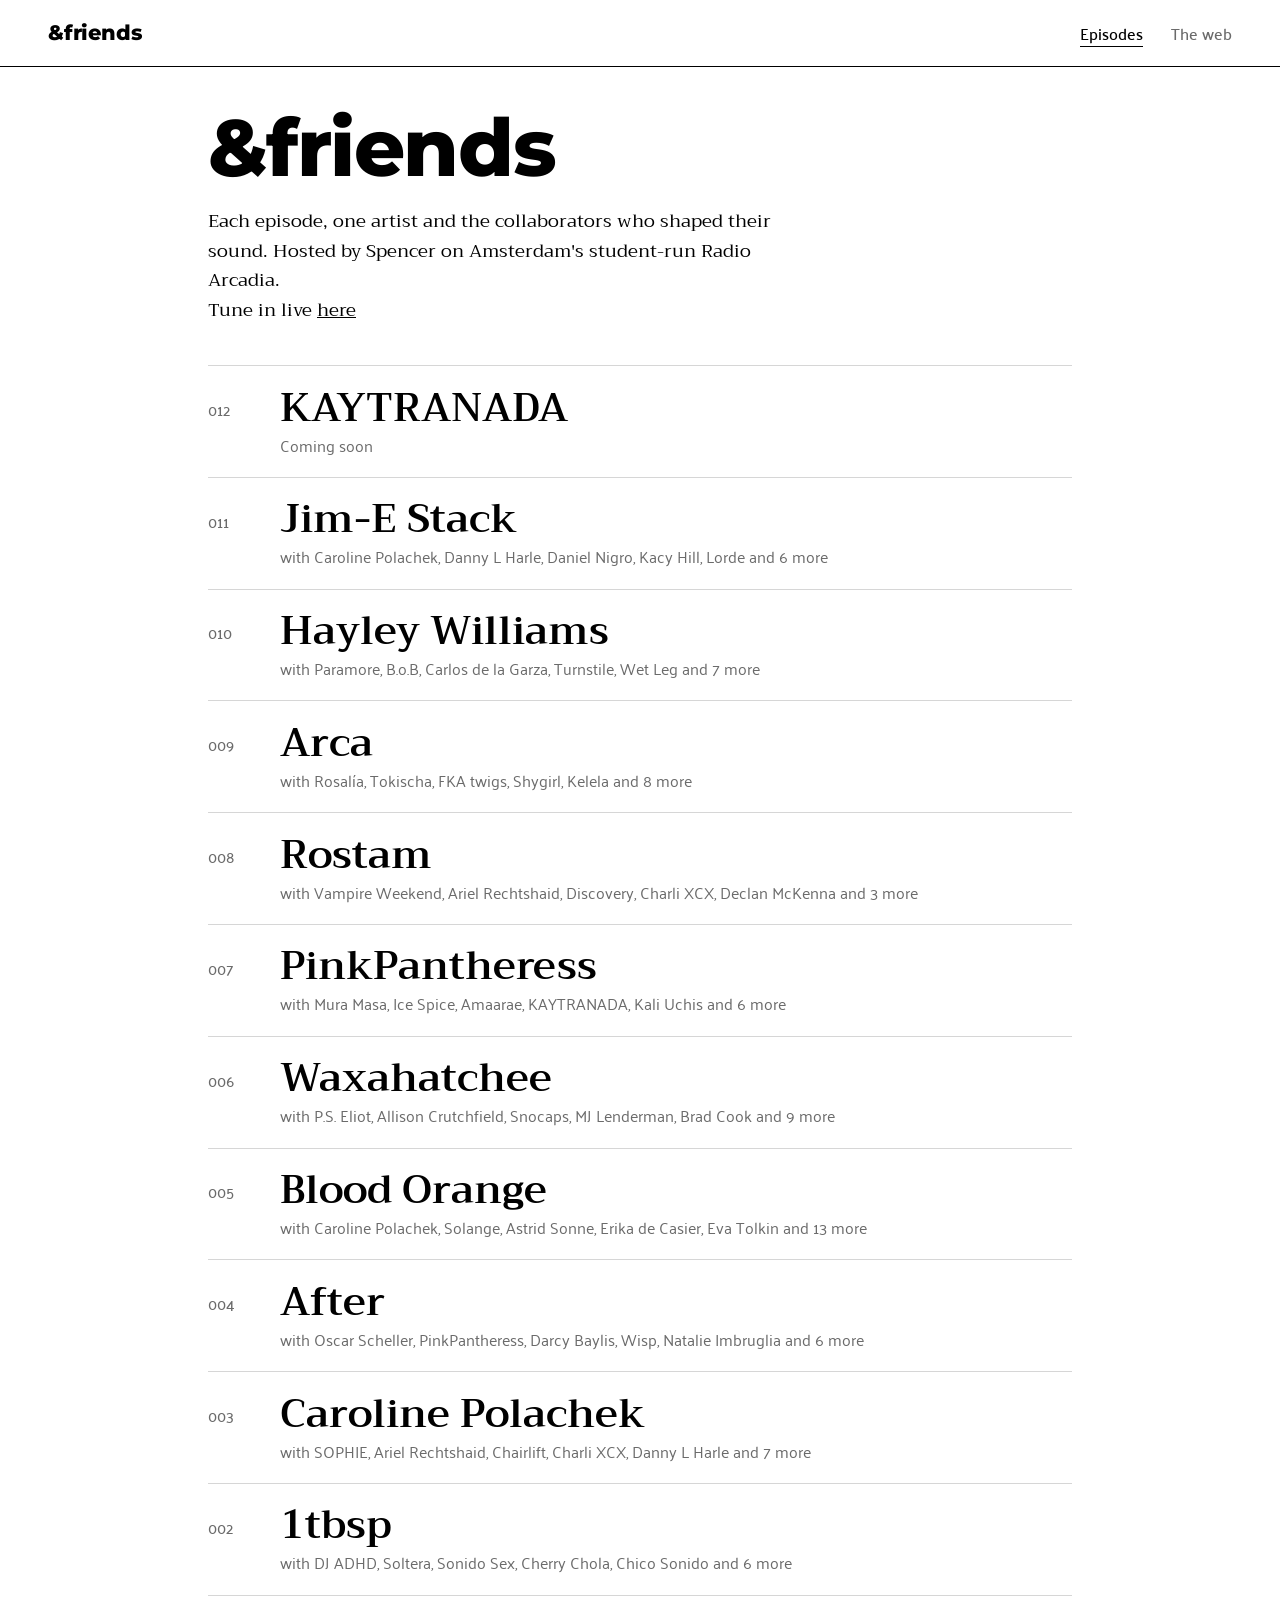
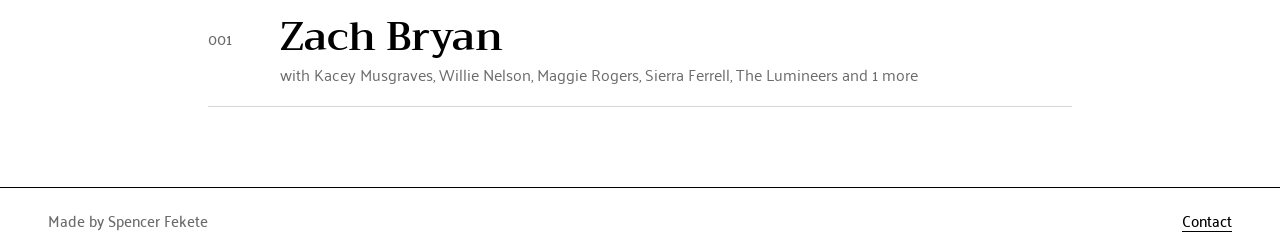
<file: index.html>
<!doctype html><html 
    lang="en"><head><meta charset="utf-8"><meta 
    name="viewport" content="width=device-width,initial-scale=1"><link rel="preconnect" href="https://fonts.googleapis.com"><link href="https://fonts.googleapis.com/css2?family=Montserrat:wght@800&family=Palanquin:wght@400;500;600&family=Trirong:ital,wght@0,400;0,600;1,400&display=swap" rel="stylesheet"><link rel="stylesheet" 
    href="style.css"><title>&amp;friends</title></head><body><header><a class="logo" href="index.html">&amp;friends</a><a class="nav" href="index.html" aria-current="page">Episodes</a><a class="nav" href="web.html">The web</a></header><main><h1>&amp;friends</h1><p 
    class="lede">Each episode, one artist and the collaborators who shaped their sound. Hosted by Spencer on Amsterdam's student-run Radio Arcadia. <br>Tune in live <a href="https://radioarcadia.org">here</a></p><ol id="list"></ol></main><script src="data.js"></script><script src="common.js"></script><script>
document.getElementById("list").innerHTML=[...EPISODES].reverse().map(e=>{const p=epPeople(e);
return `<li><a href="episode.html?id=${e.id}"><span class="num">${pad(e.id)}</span><span class="name">${e.artist}</span><span class="with">${p.length?"with "+p.slice(0,5).join(", ")+(p.length>5?" and "+(p.length-5)+" more":""):"Coming soon"}</span></a></li>`}).join("");
</script></body></html>
</file>
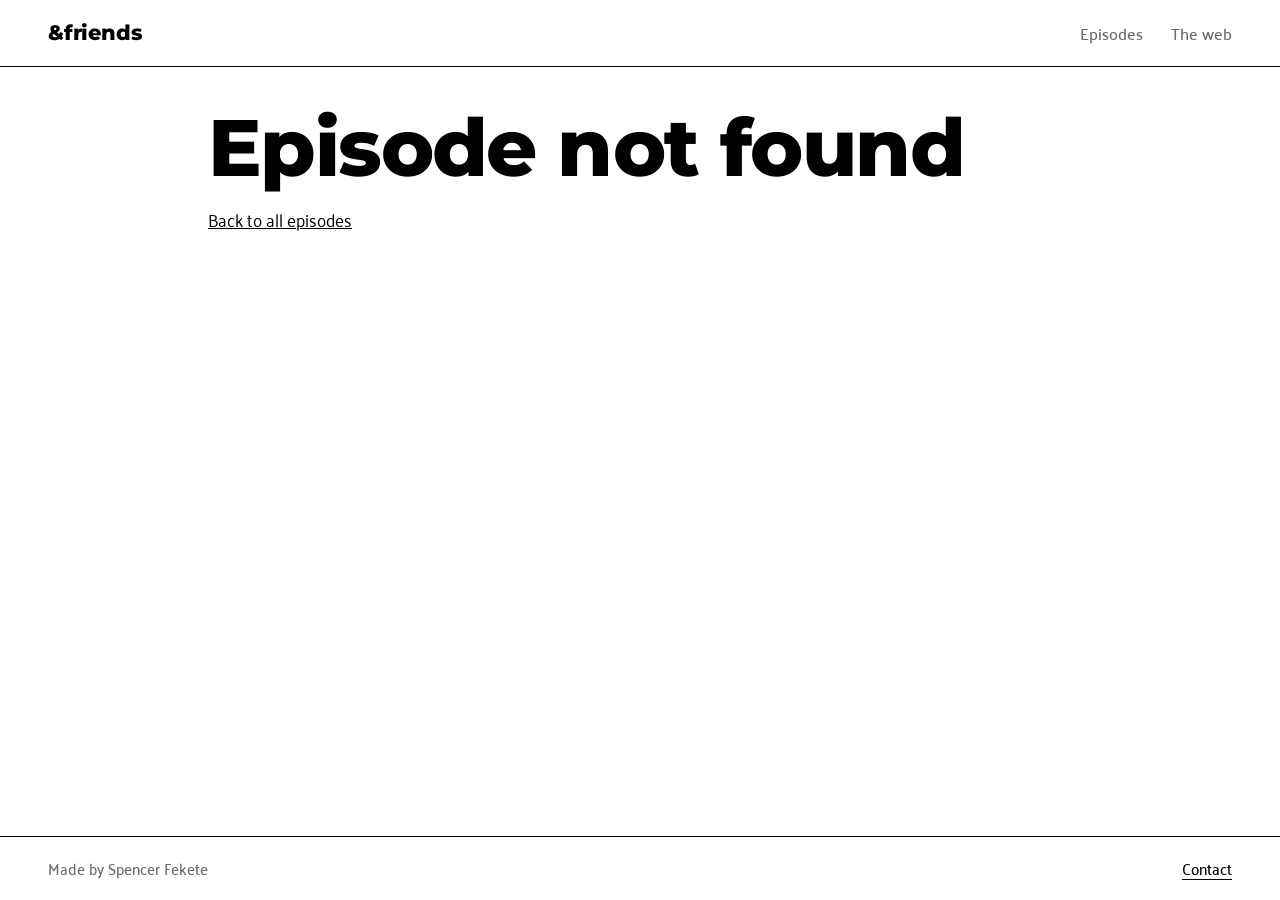
<file: episode.html>
<!doctype html><html lang="en"><head><meta charset="utf-8"><meta name="viewport" content="width=device-width,initial-scale=1"><link rel="preconnect" href="https://fonts.googleapis.com"><link href="https://fonts.googleapis.com/css2?family=Montserrat:wght@800&family=Palanquin:wght@400;500;600&family=Trirong:ital,wght@0,400;0,600;1,400&display=swap" rel="stylesheet"><link rel="stylesheet" href="style.css"><title>&amp;friends</title></head><body><header><a class="logo" href="index.html">&amp;friends</a><a class="nav" href="index.html">Episodes</a><a class="nav" href="web.html">The web</a></header><main id="ep"></main><script src="data.js"></script><script src="common.js"></script><script>
const id=+new URLSearchParams(location.search).get("id");
const i=EPISODES.findIndex(e=>e.id===id), e=EPISODES[i], main=document.getElementById("ep");
if(!e){main.innerHTML='<h1>Episode not found</h1><p><a href="index.html">Back to all episodes</a></p>';}
else{
document.title=e.artist+" | &friends";
const f=canon(e.artist), others=EPISODES.filter(x=>x.id!==e.id), url=x=>`episode.html?id=${x.id}`;
const own=Object.fromEntries(EPISODES.map(x=>[canon(x.artist),x]));
const embed=s=>!s?'<div class="embed">RECORDING COMING SOON</div>':s.trim().startsWith("<")?`<div class="embed live">${s}</div>`:`<div class="embed live"><iframe title="${e.artist} episode player" height="166" allow="autoplay" src="https://w.soundcloud.com/player/?url=${encodeURIComponent(s)}&color=%23000000&show_teaser=false"></iframe></div>`;
const bridges=epPeople(e).map(p=>({p,eps:others.filter(x=>canon(x.artist)===p||epPeople(x).includes(p))})).filter(b=>b.eps.length).sort((a,b)=>b.eps.length-a.eps.length);
const tr=t=>`<li><b>${t[0]}</b> <span class="by">${t[1]}${t[3]?" with "+t[3].replace(/;/g,","):""}</span>${t[2]?`<small>${t[2]}</small>`:""}${t[4]?`<em>${t[4]}</em>`:""}</li>`;
main.innerHTML=`<p class="hint">Episode ${pad(e.id)}${e.date?" · "+e.date:""}</p><h1>${e.artist}</h1>${embed(e.soundcloud)}
${e.notes?"<h2>Notes</h2><p>"+e.notes+"</p>":""}
${e.tracks.length?"<h2>Tracklist</h2><ol class=\"tracks\">"+e.tracks.map(tr).join("")+"</ol>":"<p>The tracklist is coming soon.</p>"}
${bridges.length?"<h2>Connections to other episodes</h2><ul class=\"collabs\">"+bridges.map(b=>"<li>"+(own[b.p]?'<a href="'+url(own[b.p])+'">'+b.p+"</a>":b.p)+" <span>also in "+b.eps.map(x=>'<a href="'+url(x)+'">'+x.artist+"</a>").join(", ")+"</span></li>").join("")+"</ul>":""}
<p><a href="web.html#${encodeURIComponent(f)}">See ${e.artist} in the web</a></p>
<div class="pager"><span>${EPISODES[i-1]?'<a href="'+url(EPISODES[i-1])+'">Previous: '+EPISODES[i-1].artist+"</a>":""}</span><span>${EPISODES[i+1]?'<a href="'+url(EPISODES[i+1])+'">Next: '+EPISODES[i+1].artist+"</a>":""}</span></div>`;
}
</script></body></html>
</file>
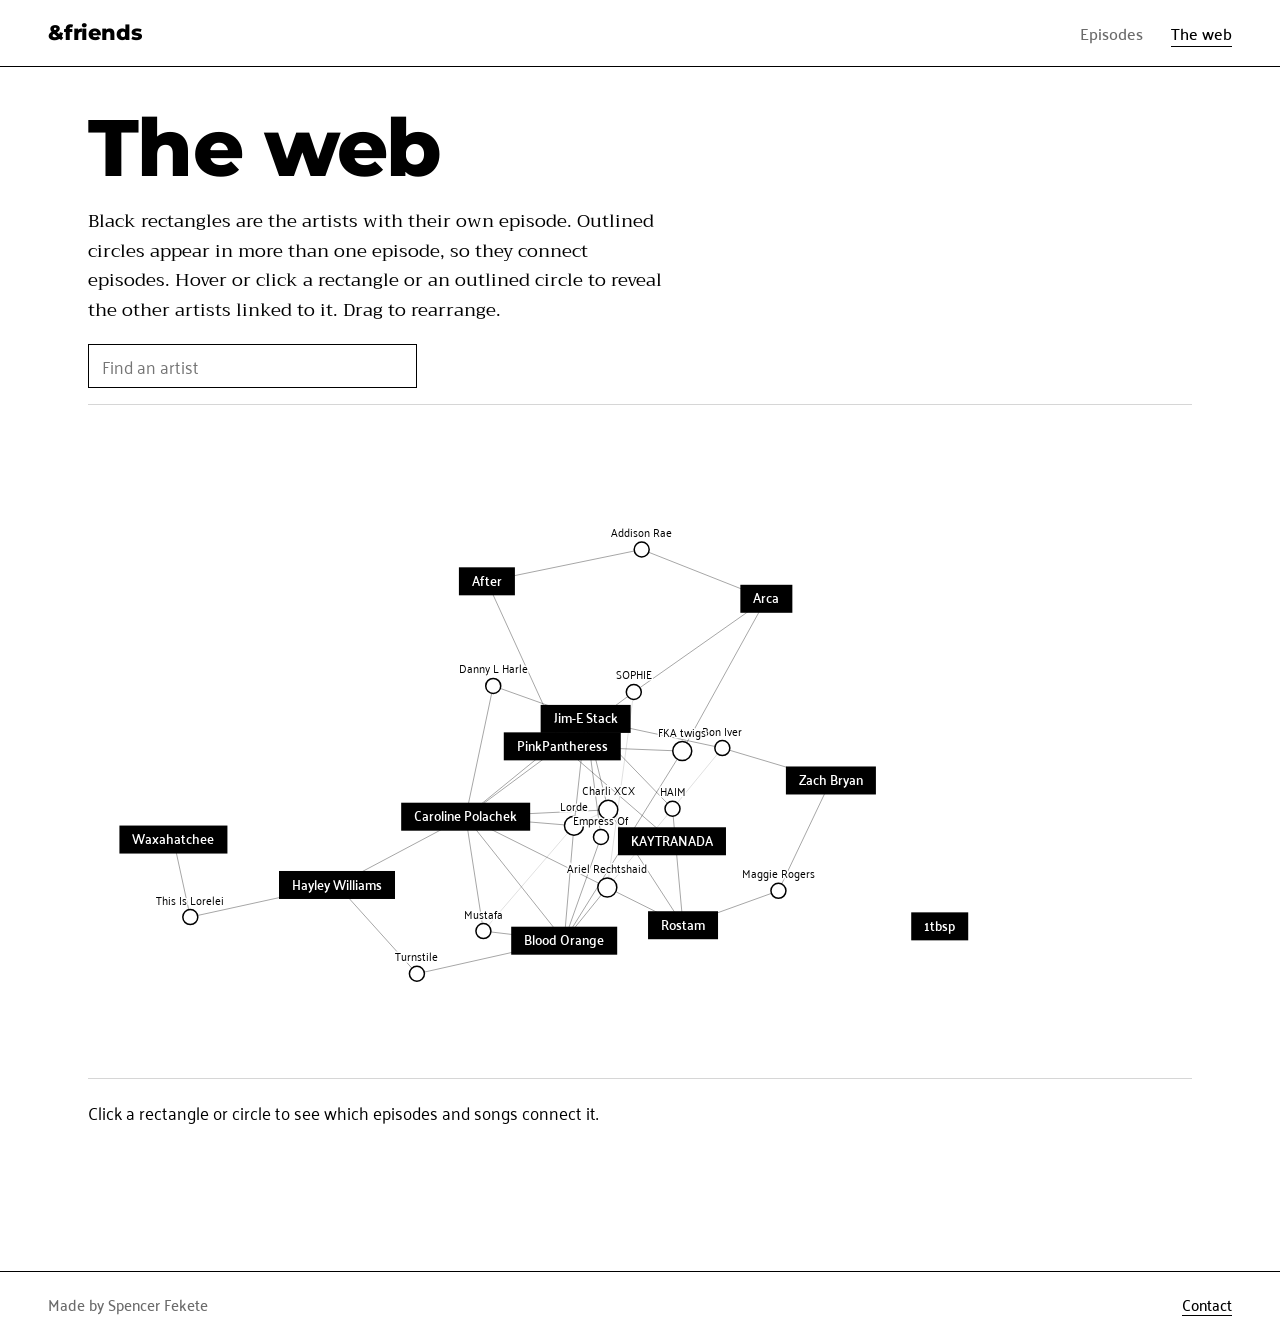
<file: web.html>
<!doctype html><html lang="en"><head><meta charset="utf-8"><meta name="viewport" content="width=device-width,initial-scale=1"><link rel="preconnect" href="https://fonts.googleapis.com"><link href="https://fonts.googleapis.com/css2?family=Montserrat:wght@800&family=Palanquin:wght@400;500;600&family=Trirong:ital,wght@0,400;0,600;1,400&display=swap" rel="stylesheet"><link rel="stylesheet" href="style.css"><title>The web | &amp;friends</title></head><body><header><a class="logo" href="index.html">&amp;friends</a><a class="nav" href="index.html">Episodes</a><a class="nav" href="web.html" aria-current="page">The web</a></header><main style="max-width:75rem"><h1>The web</h1><p class="lede">Black rectangles are the artists with their own episode. Outlined circles appear in more than one episode, so they connect episodes. Hover or click a rectangle or an outlined circle to reveal the other artists linked to it. Drag to rearrange.</p><div class="tools"><input id="q" type="search" placeholder="Find an artist" aria-label="Find an artist" list="names"><datalist id="names"></datalist></div><svg id="web" role="img" aria-label="Network of artists and their collaborations"></svg><div id="panel"><p>Click a rectangle or circle to see which episodes and songs connect it.</p></div></main><script src="d3.min.js"></script><script src="data.js"></script><script src="common.js"></script><script>
const nodes=new Map(),pairs=new Map();
const node=n=>{if(!nodes.has(n))nodes.set(n,{id:n,name:n,ep:null,eps:new Set(),tracks:[]});return nodes.get(n)};
const addLink=(a,b,w,primary)=>{if(a===b)return;const k=[a,b].sort().join("|");let l=pairs.get(k);if(!l){l={source:a,target:b,primary:false};pairs.set(k,l)}l.primary=l.primary||primary};
EPISODES.forEach(e=>{const f=canon(e.artist);node(f).ep=e;node(f).eps.add(e.id);
 e.tracks.forEach(t=>{const ps=trackPeople(t);
  ps.forEach(p=>{const n=node(p);n.eps.add(e.id);n.tracks.push({t:t[0],ep:e})});
  ps.forEach(p=>addLink(f,p,t[0],true));
  ps.forEach((p,i)=>ps.slice(i+1).forEach(q=>{if(p!==f&&q!==f)addLink(p,q,t[0],false)}));})});
const N=[...nodes.values()],links=[...pairs.values()];
// Wait for the fonts so the episode rectangles can be sized to fit each name.
Promise.all([document.fonts.load('600 13px Palanquin'),document.fonts.load('400 11px Palanquin')]).catch(()=>{}).then(()=>{
const single=d=>!d.ep&&d.eps.size<2;          // appears in one episode only: hidden until its episode (or a linked circle) is hovered/clicked
const lab=d=>d.ep||d.eps.size>1;
const svg=d3.select("#web"),W=svg.node().clientWidth,H=svg.node().clientHeight;svg.attr("viewBox",[0,0,W,H]);
// Sizes: episodes are rectangles fitted to their name; everyone else is a circle (bigger = in more episodes).
const meas=svg.append("text").attr("font-family","Palanquin,system-ui,sans-serif").attr("font-weight",600).attr("font-size",13).style("visibility","hidden");
N.forEach(d=>{if(d.ep){meas.text(d.name);d.w=Math.ceil(meas.node().getComputedTextLength())+26;d.h=28;d.pad=11}else{d.r=3.5+Math.min(d.eps.size,4)*2;d.w=d.h=d.r*2;d.pad=11}});
meas.remove();
const L=svg.append("g").selectAll("line").data(links).join("line").attr("stroke","#000");
const G=svg.append("g").selectAll("g").data(N).join("g").style("cursor","pointer");
G.each(function(d){const g=d3.select(this);
 if(d.ep)g.append("rect").attr("x",-d.w/2).attr("y",-d.h/2).attr("width",d.w).attr("height",d.h).attr("fill","#000");
 else g.append("circle").attr("r",d.r).attr("fill",single(d)?"#b5b5b5":"#fff").attr("stroke",single(d)?"none":"#000").attr("stroke-width",1.5)});
G.append("text").text(d=>d.name).attr("dy",d=>d.ep?"0.35em":-d.r-5).attr("text-anchor","middle").attr("fill",d=>d.ep?"#fff":"#000").attr("font-family","Palanquin,system-ui,sans-serif").attr("font-weight",d=>d.ep?600:400).attr("font-size",d=>d.ep?13:11).style("pointer-events","none").attr("paint-order","stroke").attr("stroke",d=>d.ep?"none":"#fff").attr("stroke-width",3);
// Shapes push each other apart by their real size, so wide name rectangles never overlap.
function boxCollide(){let ns;function force(){for(let i=0;i<ns.length;i++){const a=ns[i];for(let j=i+1;j<ns.length;j++){const b=ns[j];
 const dx=b.x-a.x,dy=b.y-a.y,ox=(a.w+b.w)/2+(a.pad+b.pad)/2-Math.abs(dx),oy=(a.h+b.h)/2+(a.pad+b.pad)/2-Math.abs(dy);
 if(ox>0&&oy>0){if(ox<oy){const k=(dx<0?-1:1)*ox*.4;a.vx-=k;b.vx+=k}else{const k=(dy<0?-1:1)*oy*.4;a.vy-=k;b.vy+=k}}}}}
 force.initialize=n=>ns=n;return force}
/* Layout knobs: link distance (48 + half the box) = how far collaborators sit from their artist; charge = how much shapes repel
   (the hidden one-episode circles still take up room, so there is space to reveal them); forceX/forceY = pull toward the middle. */
const sim=d3.forceSimulation(N).force("link",d3.forceLink(links).id(d=>d.id).distance(d=>d.primary?48+Math.max(d.source.w,d.target.w)/2:30).strength(d=>d.primary?.4:.08)).force("charge",d3.forceManyBody().strength(-140).distanceMax(380)).force("x",d3.forceX(W/2).strength(.026)).force("y",d3.forceY(H/2).strength(.045)).force("collide",boxCollide()).on("tick",()=>{
 N.forEach(d=>{d.x=Math.max(d.w/2+10,Math.min(W-d.w/2-10,d.x));d.y=Math.max(d.h/2+10,Math.min(H-d.h/2-10,d.y))});
 L.attr("x1",d=>d.source.x).attr("y1",d=>d.source.y).attr("x2",d=>d.target.x).attr("y2",d=>d.target.y);
 G.attr("transform",d=>`translate(${d.x},${d.y})`)});
G.call(d3.drag().on("start",(ev,d)=>{if(!ev.active)sim.alphaTarget(.3).restart();d.fx=d.x;d.fy=d.y}).on("drag",(ev,d)=>{d.fx=ev.x;d.fy=ev.y}).on("end",(ev,d)=>{if(!ev.active)sim.alphaTarget(0);d.fx=null;d.fy=null}));
// What is on screen: episodes and outlined circles always; one-episode circles only next to whatever is hovered or clicked.
const nb=d=>{const s=new Set([d.id]);links.forEach(l=>{if(l.source.id===d.id)s.add(l.target.id);if(l.target.id===d.id)s.add(l.source.id)});return s};
let hov=null,sel=null;
function render(){const f=hov||sel;let show=null,rev=null;
 if(f){const eps=f.ep?new Set([f.ep.id]):f.eps;rev=new Set(N.filter(d=>single(d)&&eps.has([...d.eps][0])).map(d=>d.id));show=nb(f);rev.forEach(id=>show.add(id))}
 const vis=d=>!single(d)||(rev&&rev.has(d.id));
 G.style("opacity",d=>!vis(d)?0:f&&!show.has(d.id)?.12:1).style("pointer-events",d=>vis(d)?null:"none");
 G.select("text").attr("opacity",d=>d.ep?1:f?(show.has(d.id)?1:0):(lab(d)?1:0));
 L.attr("stroke-opacity",l=>{if(!vis(l.source)||!vis(l.target))return 0;
  if(f){if(l.source.id===f.id||l.target.id===f.id)return .9;if(l.primary&&(rev.has(l.source.id)||rev.has(l.target.id)))return .45;return .05}
  return l.primary?.35:.12})}
render();
if(!matchMedia("(prefers-reduced-motion: reduce)").matches){G.style("transition","opacity .15s");L.style("transition","stroke-opacity .15s")}
const eplink=e=>`<a href="episode.html?id=${e.id}" >${pad(e.id)} ${e.artist}</a>`;
function showPanel(d){const eps=EPISODES.filter(e=>d.eps.has(e.id));
 document.getElementById("panel").innerHTML=`<h2>${d.name}</h2><p>${d.ep?"Has their own episode: "+eplink(d.ep)+". ":""}${d.ep&&eps.length>1||!d.ep?"Appears in: "+eps.map(eplink).join(", "):""}</p><div class="list">${d.tracks.slice(0,40).map(t=>`<p>${t.t} <span class="hint">(ep ${t.ep.id})</span></p>`).join("")}</div>`}
function select(d){sel=d;showPanel(d);render()}
G.on("mouseover",(ev,d)=>{hov=d;render()}).on("mouseout",()=>{hov=null;render()}).on("click",(ev,d)=>{ev.stopPropagation();select(d)});
svg.on("click",()=>{sel=null;render()});   // click empty space to clear
document.getElementById("names").innerHTML=N.map(d=>`<option value="${d.name}">`).join("");
document.getElementById("q").addEventListener("change",ev=>{const v=ev.target.value.toLowerCase();const d=N.find(x=>x.name.toLowerCase()===v)||N.find(x=>x.name.toLowerCase().includes(v));if(d)select(d)});
const h=decodeURIComponent(location.hash.slice(1));if(h&&nodes.has(h))setTimeout(()=>select(nodes.get(h)),600);
});
</script></body></html>
</file>
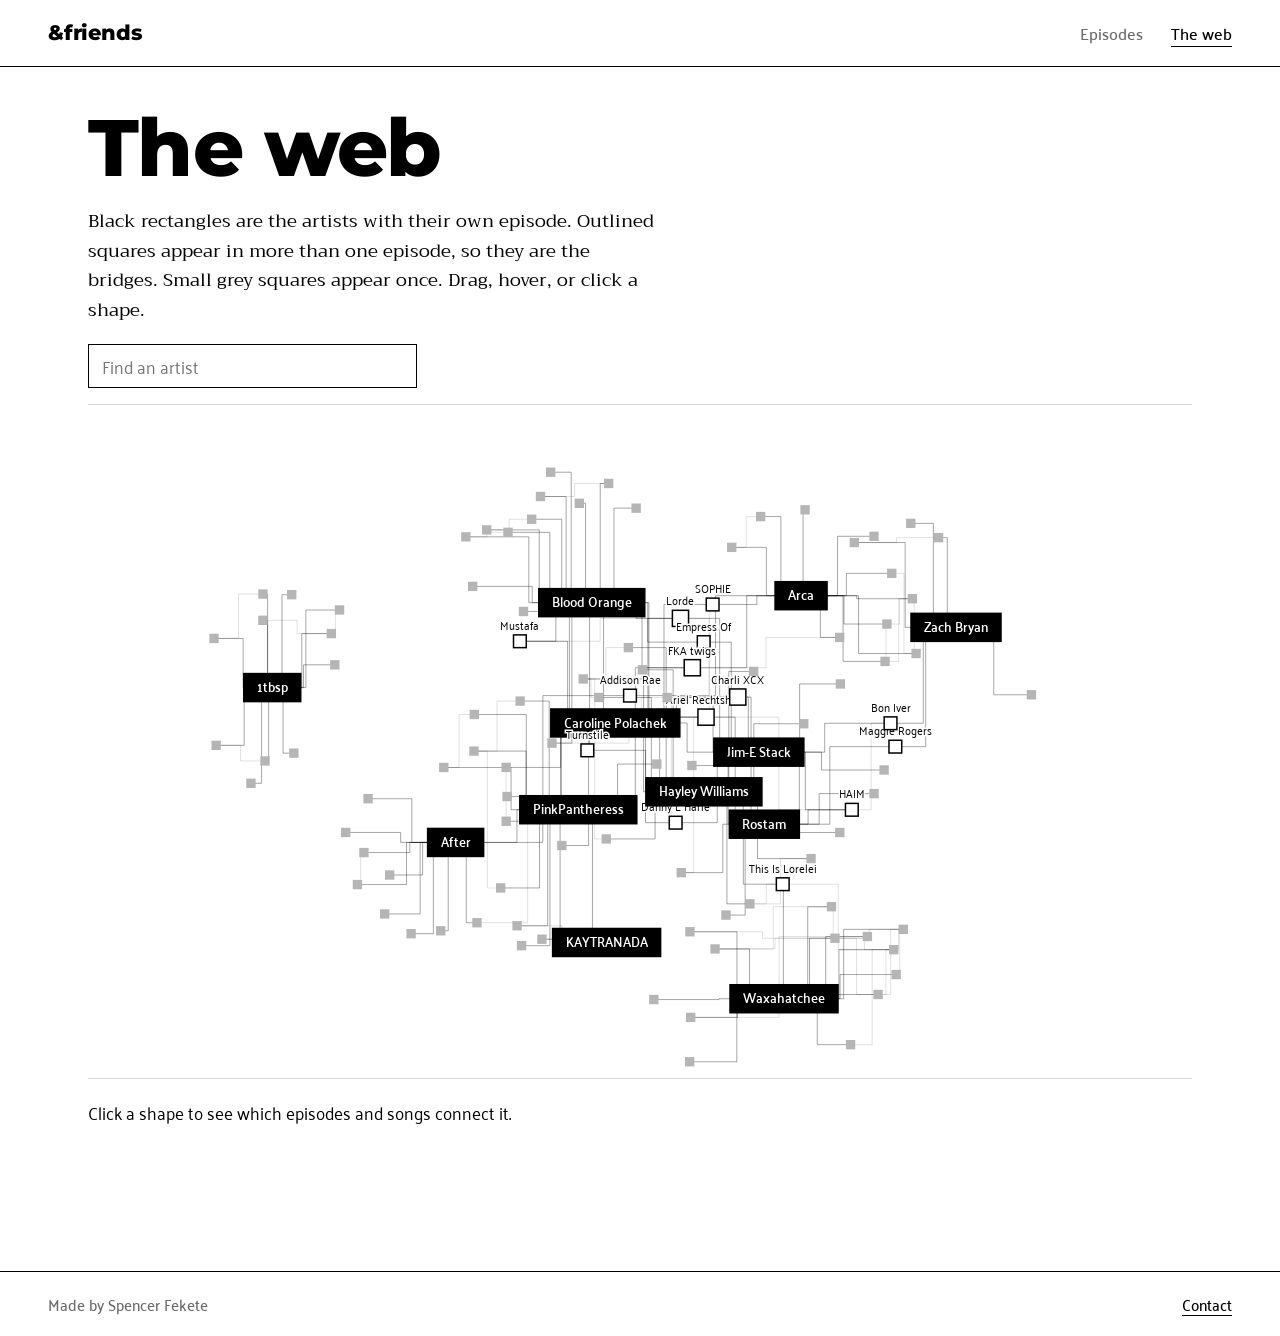
<file: web2.html>
<!doctype html><html lang="en"><head><meta charset="utf-8"><meta name="viewport" content="width=device-width,initial-scale=1"><link rel="preconnect" href="https://fonts.googleapis.com"><link href="https://fonts.googleapis.com/css2?family=Montserrat:wght@800&family=Palanquin:wght@400;500;600&family=Trirong:ital,wght@0,400;0,600;1,400&display=swap" rel="stylesheet"><link rel="stylesheet" href="style.css"><title>The web | &amp;friends</title></head><body><header><a class="logo" href="index.html">&amp;friends</a><a class="nav" href="index.html">Episodes</a><a class="nav" href="web.html" aria-current="page">The web</a></header><main style="max-width:75rem"><h1>The web</h1><p class="lede">Black rectangles are the artists with their own episode. Outlined squares appear in more than one episode, so they are the bridges. Small grey squares appear once. Drag, hover, or click a shape.</p><div class="tools"><input id="q" type="search" placeholder="Find an artist" aria-label="Find an artist" list="names"><datalist id="names"></datalist></div><svg id="web" role="img" aria-label="Network of artists and their collaborations"></svg><div id="panel"><p>Click a shape to see which episodes and songs connect it.</p></div></main><script src="d3.min.js"></script><script src="data.js"></script><script src="common.js"></script><script>
const nodes=new Map(),pairs=new Map();
const node=n=>{if(!nodes.has(n))nodes.set(n,{id:n,name:n,ep:null,eps:new Set(),tracks:[]});return nodes.get(n)};
const addLink=(a,b,w,primary)=>{if(a===b)return;const k=[a,b].sort().join("|");let l=pairs.get(k);if(!l){l={source:a,target:b,primary:false};pairs.set(k,l)}l.primary=l.primary||primary};
EPISODES.forEach(e=>{const f=canon(e.artist);node(f).ep=e;node(f).eps.add(e.id);
 e.tracks.forEach(t=>{const ps=trackPeople(t);
  ps.forEach(p=>{const n=node(p);n.eps.add(e.id);n.tracks.push({t:t[0],ep:e})});
  ps.forEach(p=>addLink(f,p,t[0],true));
  ps.forEach((p,i)=>ps.slice(i+1).forEach(q=>{if(p!==f&&q!==f)addLink(p,q,t[0],false)}));})});
const N=[...nodes.values()],links=[...pairs.values()];
// Wait for the fonts so the episode rectangles can be sized to fit each name.
Promise.all([document.fonts.load('600 13px Palanquin'),document.fonts.load('400 11px Palanquin')]).catch(()=>{}).then(()=>{
const col=d=>d.ep?"#000":d.eps.size>1?"#fff":"#b5b5b5", lab=d=>d.ep||d.eps.size>1;
const svg=d3.select("#web"),W=svg.node().clientWidth,H=svg.node().clientHeight;svg.attr("viewBox",[0,0,W,H]);
// Size of every shape: episodes are rectangles sized to their name; everyone else is a square (bigger = in more episodes).
const meas=svg.append("text").attr("font-family","Palanquin,system-ui,sans-serif").attr("font-weight",600).attr("font-size",13).style("visibility","hidden");
N.forEach(d=>{if(d.ep){meas.text(d.name);d.w=Math.ceil(meas.node().getComputedTextLength())+26;d.h=28}else{d.w=d.h=(3.5+Math.min(d.eps.size,4)*2)*1.7}});
meas.remove();
// Angular connectors: horizontal, vertical, horizontal (right-angle elbows) instead of straight diagonals.
const elbow=l=>{const mx=(l.source.x+l.target.x)/2;return `M${l.source.x},${l.source.y}H${mx}V${l.target.y}H${l.target.x}`};
const L=svg.append("g").selectAll("path").data(links).join("path").attr("fill","none").attr("stroke","#000").attr("stroke-opacity",d=>d.primary?.35:.12);
const G=svg.append("g").selectAll("g").data(N).join("g").style("cursor","pointer");
G.append("rect").attr("x",d=>-d.w/2).attr("y",d=>-d.h/2).attr("width",d=>d.w).attr("height",d=>d.h).attr("fill",col).attr("stroke",d=>d.ep||d.eps.size>1?"#000":"none").attr("stroke-width",1.5);
G.append("text").text(d=>d.name).attr("dy",d=>d.ep?"0.35em":-d.h/2-5).attr("text-anchor","middle").attr("fill",d=>d.ep?"#fff":"#000").attr("font-family","Palanquin,system-ui,sans-serif").attr("font-weight",d=>d.ep?600:400).attr("font-size",d=>d.ep?13:11).attr("opacity",d=>lab(d)?1:0).style("pointer-events","none").attr("paint-order","stroke").attr("stroke",d=>d.ep?"none":"#fff").attr("stroke-width",3);
// Rectangles push each other apart by their real size (so wide name boxes never overlap).
function rectCollide(pad){let ns;function force(){for(let i=0;i<ns.length;i++){const a=ns[i];for(let j=i+1;j<ns.length;j++){const b=ns[j];
 const dx=b.x-a.x,dy=b.y-a.y,ox=(a.w+b.w)/2+pad-Math.abs(dx),oy=(a.h+b.h)/2+pad-Math.abs(dy);
 if(ox>0&&oy>0){if(ox<oy){const k=(dx<0?-1:1)*ox*.4;a.vx-=k;b.vx+=k}else{const k=(dy<0?-1:1)*oy*.4;a.vy-=k;b.vy+=k}}}}}
 force.initialize=n=>ns=n;return force}
/* Layout knobs: link distance (48 + half the box) = how far collaborators sit from their artist; charge (-125) = how much shapes repel;
   forceX/forceY strength = pull toward the middle (raise to bring everything closer together). */
const sim=d3.forceSimulation(N).force("link",d3.forceLink(links).id(d=>d.id).distance(d=>d.primary?48+Math.max(d.source.w,d.target.w)/2:30).strength(d=>d.primary?.4:.08)).force("charge",d3.forceManyBody().strength(-125).distanceMax(330)).force("x",d3.forceX(W/2).strength(.034)).force("y",d3.forceY(H/2).strength(.055)).force("collide",rectCollide(11)).on("tick",()=>{
 N.forEach(d=>{d.x=Math.max(d.w/2+10,Math.min(W-d.w/2-10,d.x));d.y=Math.max(d.h/2+10,Math.min(H-d.h/2-10,d.y))});
 L.attr("d",elbow);
 G.attr("transform",d=>`translate(${d.x},${d.y})`)});
G.call(d3.drag().on("start",(ev,d)=>{if(!ev.active)sim.alphaTarget(.3).restart();d.fx=d.x;d.fy=d.y}).on("drag",(ev,d)=>{d.fx=ev.x;d.fy=ev.y}).on("end",(ev,d)=>{if(!ev.active)sim.alphaTarget(0);d.fx=null;d.fy=null}));
const nb=d=>new Set(links.filter(l=>l.source.id===d.id||l.target.id===d.id).flatMap(l=>[l.source.id,l.target.id]));
const hi=d=>{const s=nb(d);s.add(d.id);G.attr("opacity",x=>s.has(x.id)?1:.12);G.select("text").attr("opacity",x=>s.has(x.id)?1:0);L.attr("stroke",l=>l.source.id===d.id||l.target.id===d.id?"#000":"#000").attr("stroke-opacity",l=>l.source.id===d.id||l.target.id===d.id?.9:.05)};
const lo=()=>{G.attr("opacity",1);G.select("text").attr("opacity",x=>lab(x)?1:0);L.attr("stroke","#000").attr("stroke-opacity",l=>l.primary?.35:.12)};
const eplink=e=>`<a href="episode.html?id=${e.id}" >${pad(e.id)} ${e.artist}</a>`;
function select(d){hi(d);const eps=EPISODES.filter(e=>d.eps.has(e.id));
 document.getElementById("panel").innerHTML=`<h2>${d.name}</h2><p>${d.ep?"Has their own episode: "+eplink(d.ep)+". ":""}${d.ep&&eps.length>1||!d.ep?"Appears in: "+eps.map(eplink).join(", "):""}</p><div class="list">${d.tracks.slice(0,40).map(t=>`<p>${t.t} <span class="hint">(ep ${t.ep.id})</span></p>`).join("")}</div>`}
G.on("mouseover",(ev,d)=>hi(d)).on("mouseout",lo).on("click",(ev,d)=>select(d));
document.getElementById("names").innerHTML=N.map(d=>`<option value="${d.name}">`).join("");
document.getElementById("q").addEventListener("change",ev=>{const v=ev.target.value.toLowerCase();const d=N.find(x=>x.name.toLowerCase()===v)||N.find(x=>x.name.toLowerCase().includes(v));if(d)select(d)});
const h=decodeURIComponent(location.hash.slice(1));if(h&&nodes.has(h))setTimeout(()=>select(nodes.get(h)),600);
});
</script></body></html>
</file>
<file: style.css>
/* Fonts: Montserrat = top level (page titles, logo), Trirong = mid level (headings, episode names, song titles),
   Palanquin = smallest level (body text, menu, details). Change the three names here to swap fonts. */
:root{
  --bg:#fff; --ink:#000; --dim:#6b6b6b; --line:#d6d6d6; --rule:#000;
  --top:"Montserrat",system-ui,sans-serif;
  --mid:"Trirong",Georgia,serif;
  --small:"Palanquin",system-ui,sans-serif;
}
*{box-sizing:border-box}
body{margin:0;background:var(--bg);color:var(--ink);font:400 1.05rem/1.6 var(--small);display:flex;flex-direction:column;min-height:100vh}
a{color:inherit}
:focus-visible{outline:2px solid var(--ink);outline-offset:3px}

header{display:flex;gap:1.75rem;align-items:baseline;padding:1.2rem clamp(1rem,4vw,3rem);border-bottom:1px solid var(--rule)}
header .logo{font:800 1.3rem var(--top);text-decoration:none;margin-right:auto;letter-spacing:-.01em}
header a.nav{font:500 1rem var(--small);color:var(--dim);text-decoration:none}
header a.nav:hover{color:var(--ink)}
header a.nav[aria-current]{color:var(--ink);text-decoration:underline;text-underline-offset:.35em;text-decoration-thickness:1px}

main{width:100%;flex:1 0 auto;max-width:60rem;margin:0 auto;padding:2.5rem clamp(1rem,4vw,3rem) 5rem}
h1{font:800 clamp(2.4rem,8vw,5rem)/1.02 var(--top);letter-spacing:-.02em;margin:0 0 1rem}
h2{font:600 1.5rem/1.2 var(--mid);margin:2.2rem 0 .8rem}
.lede{font:400 1.15rem/1.6 var(--mid);color:var(--ink);max-width:36rem}
.hint{font:500 .95rem var(--small);color:var(--dim)}

#list{list-style:none;padding:0;margin:2.5rem 0 0;border-bottom:1px solid var(--line)}
#list a{display:grid;grid-template-columns:3.5rem 1fr;gap:0 1rem;padding:1.15rem 0;border-top:1px solid var(--line);text-decoration:none}
#list a:hover .name{text-decoration:underline;text-underline-offset:.15em;text-decoration-thickness:1px}
#list .num{font:500 .95rem var(--small);color:var(--dim);padding-top:.65rem}
#list .name{font:600 clamp(1.6rem,5vw,2.5rem)/1.15 var(--mid)}
#list .with{font:400 .98rem var(--small);color:var(--dim);grid-column:2}

.embed{border:1px dashed #999;padding:2rem;color:var(--dim);margin:1.5rem 0}
.embed.live{padding:0;border:0}
.embed iframe{width:100%;border:0}

.tracks{padding-left:1.4rem}
.tracks li{margin:.7rem 0}
.tracks b{font:600 1.1rem var(--mid)}
.tracks .by{color:var(--ink)}
.tracks small{color:var(--dim);display:block;font-size:.9rem}
.tracks em{color:var(--dim);font-style:italic;font-size:.92rem;display:block}

.collabs{list-style:none;padding:0}
.collabs li{padding:.55rem 0;border-top:1px solid var(--line)}
.collabs a{font-weight:600}
.collabs span{color:var(--dim)}
.pager{display:flex;justify-content:space-between;margin-top:3rem;padding-top:1rem;border-top:1px solid var(--rule)}

.tools{display:flex;gap:1rem;align-items:center;margin:1rem 0}
.tools input{background:#fff;border:1px solid var(--rule);color:var(--ink);padding:.5rem .8rem;font:inherit;border-radius:0;min-width:14rem}
#web{display:block;width:100%;height:75vh;min-height:460px;border-top:1px solid var(--line);border-bottom:1px solid var(--line)}
#panel{padding:1rem 0;min-height:7rem}
#panel h2{margin-top:.4rem}
#panel p{margin:.2rem 0}
#panel .list{columns:2 16rem;margin-top:.5rem}
#panel .list p{color:var(--dim)}

.site-footer{display:flex;justify-content:space-between;gap:1rem;padding:1.1rem clamp(1rem,4vw,3rem);border-top:1px solid var(--rule);font:500 .95rem var(--small);color:var(--dim)}
.site-footer a{color:var(--ink);text-decoration:underline;text-underline-offset:.25em;text-decoration-thickness:1px}
</file>
